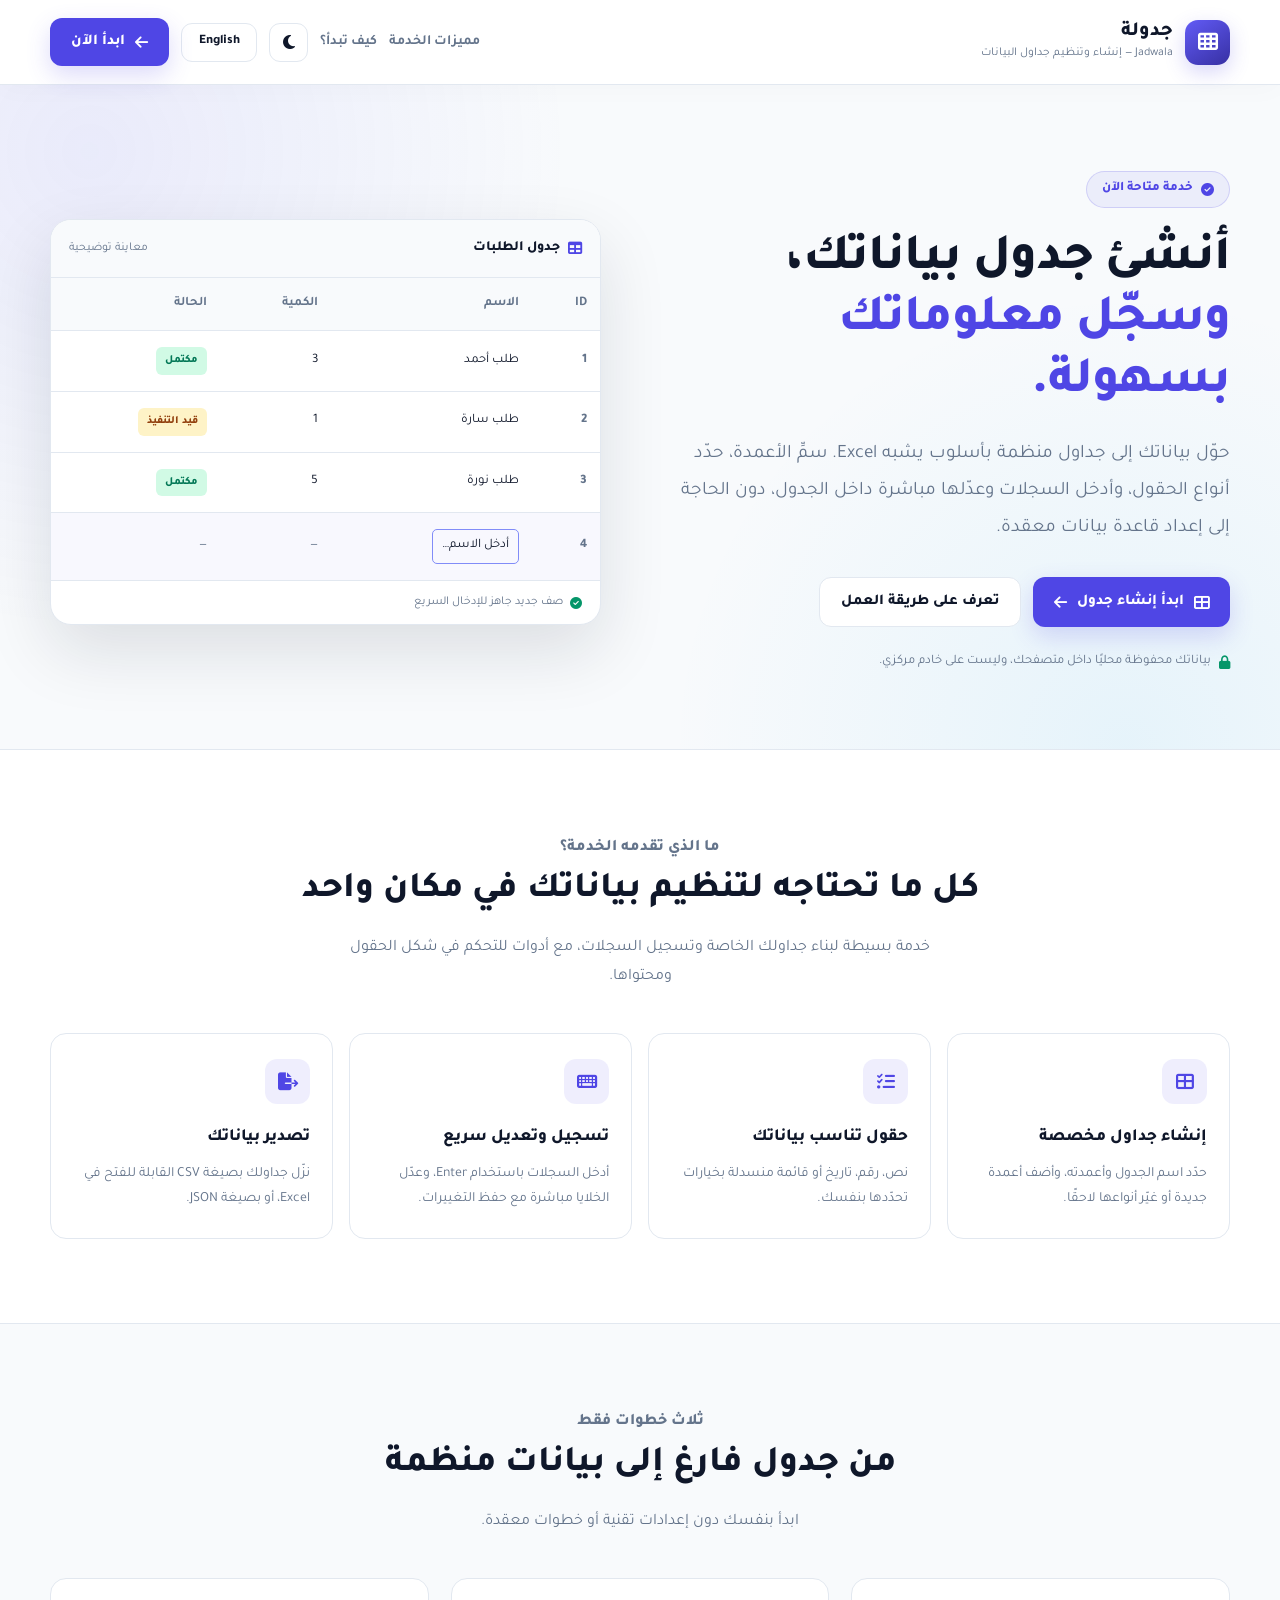
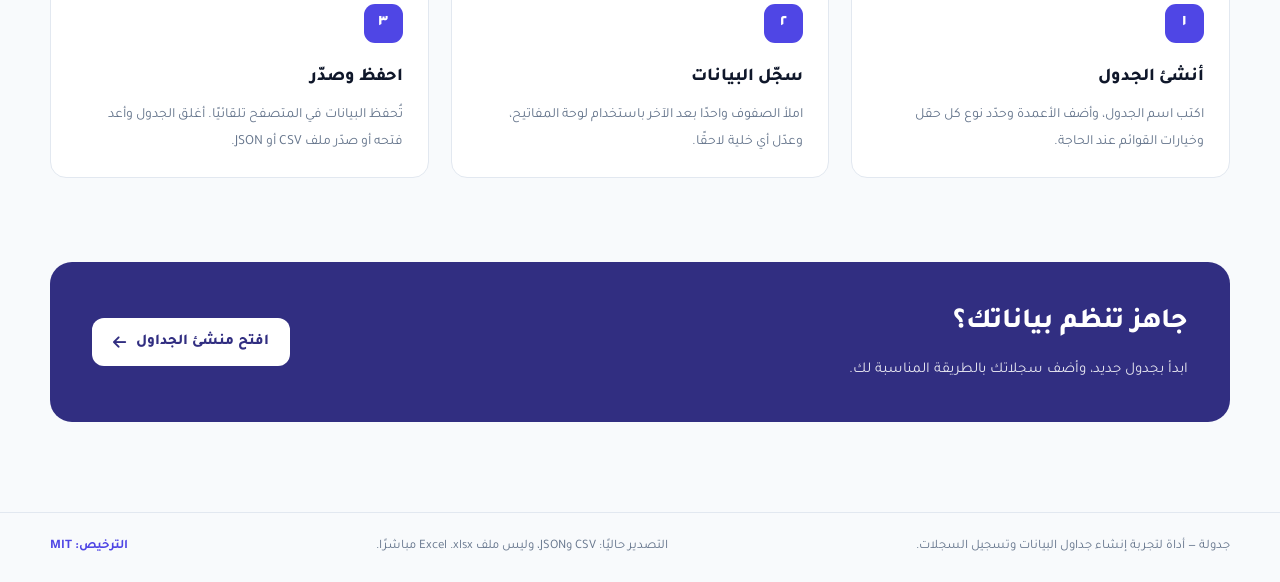
<file: index.html>
<!DOCTYPE html>
<html lang="ar" dir="rtl">
<head>
  <meta charset="UTF-8">
  <meta name="viewport" content="width=device-width, initial-scale=1.0">
  <meta name="description" data-i18n="homeDescription" content="أنشئ جداول بيانات شبيهة بإكسل، حدد الأعمدة وأنواع الحقول، وسجّل البيانات وعدّلها بسهولة في متصفحك.">
  <meta name="theme-color" content="#4f46e5">
  <title data-i18n="homeTitle">جدولة | إنشاء جداول البيانات وتسجيل السجلات</title>
  <link rel="preconnect" href="https://fonts.googleapis.com">
  <link rel="preconnect" href="https://fonts.gstatic.com" crossorigin>
  <link href="https://fonts.googleapis.com/css2?family=Tajawal:wght@400;500;600;700;800&display=swap" rel="stylesheet">
  <link rel="stylesheet" href="https://cdnjs.cloudflare.com/ajax/libs/font-awesome/6.5.1/css/all.min.css">
  <link rel="stylesheet" href="style.css">
  <link rel="stylesheet" href="home.css">
</head>
<body class="landing-page light-mode">
  <header class="lp-header">
    <div class="lp-wrap lp-header-inner">
      <a class="lp-brand" href="index.html" data-i18n-aria="homeAria" aria-label="جدولة - الصفحة الرئيسية">
        <span class="lp-logo"><i class="fas fa-table-cells" aria-hidden="true"></i></span>
        <span>
          <strong class="lp-brand-name" data-i18n="appName">جدولة</strong>
          <small class="lp-brand-sub" data-i18n="tagline">Jadwala — إنشاء وتنظيم جداول البيانات</small>
        </span>
      </a>
      <nav class="lp-header-actions" data-i18n-aria="mainNavigation" aria-label="التنقل الرئيسي">
        <a class="lp-link" href="#features" data-i18n="featuresNav">مميزات الخدمة</a>
        <a class="lp-link" href="#how-it-works" data-i18n="howNav">كيف تبدأ؟</a>
        <button id="homeThemeToggle" data-i18n-aria="themeDarkAria" class="lp-theme" type="button" title="تبديل المظهر" aria-label="تفعيل الوضع الليلي" aria-pressed="false">
          <i id="homeThemeIcon" class="fas fa-moon" aria-hidden="true"></i>
        </button>
        <button id="homeLangToggle" class="lp-lang" type="button" data-i18n="langToggle" data-i18n-aria="languageAria" data-i18n-title="languageAria" aria-label="تبديل اللغة" title="تبديل اللغة">English</button>
        <a class="lp-button primary" href="db.html"><i class="fas fa-arrow-left" aria-hidden="true"></i> <span data-i18n="startNow">ابدأ الآن</span></a>
      </nav>
    </div>
  </header>

  <main>
    <section class="lp-hero" aria-labelledby="hero-title">
      <div class="lp-wrap lp-hero-grid">
        <div>
          <span class="lp-eyebrow"><i class="fas fa-circle-check" aria-hidden="true"></i> <span data-i18n="available">خدمة متاحة الآن</span></span>
          <h1 id="hero-title"><span class="hero-plain" data-i18n="heroLead">أنشئ جدول بياناتك،</span> <span class="hero-highlight" data-i18n="heroAccent">وسجّل معلوماتك بسهولة.</span></h1>
          <p class="lp-lead" data-i18n="heroText">حوّل بياناتك إلى جداول منظمة بأسلوب يشبه Excel. سمِّ الأعمدة، حدّد أنواع الحقول، وأدخل السجلات وعدّلها مباشرة داخل الجدول، دون الحاجة إلى إعداد قاعدة بيانات معقدة.</p>
          <div class="lp-hero-actions">
            <a class="lp-button primary" href="db.html">
              <i class="fas fa-table-cells-large" aria-hidden="true"></i>
              <span data-i18n="createCTA">ابدأ إنشاء جدول</span>
              <i class="fas fa-arrow-left" aria-hidden="true"></i>
            </a>
            <a class="lp-button secondary" href="#how-it-works" data-i18n="learnMore">تعرف على طريقة العمل</a>
          </div>
          <p class="lp-note"><i class="fas fa-lock" aria-hidden="true"></i> <span data-i18n="localNote">بياناتك محفوظة محليًا داخل متصفحك، وليست على خادم مركزي.</span></p>
        </div>

        <div class="lp-preview" data-i18n-aria="previewAria" aria-label="مثال توضيحي لشكل جدول بيانات">
          <div class="lp-preview-header">
            <span class="lp-preview-name"><i class="fas fa-table" aria-hidden="true"></i> <span data-i18n="previewName">جدول الطلبات</span></span>
            <span class="lp-preview-meta" data-i18n="demoLabel">معاينة توضيحية</span>
          </div>
          <table class="lp-preview-table">
            <thead>
              <tr><th scope="col">ID</th><th scope="col" data-i18n="colName">الاسم</th><th scope="col" data-i18n="colQuantity">الكمية</th><th scope="col" data-i18n="colStatus">الحالة</th></tr>
            </thead>
            <tbody>
              <tr><td>1</td><td><span data-i18n="exampleOne">طلب أحمد</span></td><td>3</td><td><span class="lp-status done" data-i18n="completed">مكتمل</span></td></tr>
              <tr><td>2</td><td><span data-i18n="exampleTwo">طلب سارة</span></td><td>1</td><td><span class="lp-status wait" data-i18n="inProgress">قيد التنفيذ</span></td></tr>
              <tr><td>3</td><td><span data-i18n="exampleThree">طلب نورة</span></td><td>5</td><td><span class="lp-status done" data-i18n="completed">مكتمل</span></td></tr>
              <tr class="lp-preview-new"><td>4</td><td><span class="lp-cell-input" data-i18n="enterName">أدخل الاسم…</span></td><td>—</td><td>—</td></tr>
            </tbody>
          </table>
          <div class="lp-preview-bottom"><i class="fas fa-circle-check" aria-hidden="true"></i> <span data-i18n="readyNewRow">صف جديد جاهز للإدخال السريع</span></div>
        </div>
      </div>
    </section>

    <section class="lp-section alternate" id="features" aria-labelledby="features-title">
      <div class="lp-wrap">
        <div class="lp-section-heading">
          <p class="lp-section-kicker" data-i18n="featuresKicker">ما الذي تقدمه الخدمة؟</p>
          <h2 id="features-title" data-i18n="featuresTitle">كل ما تحتاجه لتنظيم بياناتك في مكان واحد</h2>
          <p data-i18n="featuresIntro">خدمة بسيطة لبناء جداولك الخاصة وتسجيل السجلات، مع أدوات للتحكم في شكل الحقول ومحتواها.</p>
        </div>
        <div class="lp-features">
          <article class="lp-feature">
            <div class="lp-feature-icon"><i class="fas fa-table-cells-large" aria-hidden="true"></i></div>
            <h3 data-i18n="featureOne">إنشاء جداول مخصصة</h3>
            <p data-i18n="featureOneDesc">حدّد اسم الجدول وأعمدته، وأضف أعمدة جديدة أو غيّر أنواعها لاحقًا.</p>
          </article>
          <article class="lp-feature">
            <div class="lp-feature-icon"><i class="fas fa-list-check" aria-hidden="true"></i></div>
            <h3 data-i18n="featureTwo">حقول تناسب بياناتك</h3>
            <p data-i18n="featureTwoDesc">نص، رقم، تاريخ أو قائمة منسدلة بخيارات تحدّدها بنفسك.</p>
          </article>
          <article class="lp-feature">
            <div class="lp-feature-icon"><i class="fas fa-keyboard" aria-hidden="true"></i></div>
            <h3 data-i18n="featureThree">تسجيل وتعديل سريع</h3>
            <p data-i18n="featureThreeDesc">أدخل السجلات باستخدام Enter، وعدّل الخلايا مباشرة مع حفظ التغييرات.</p>
          </article>
          <article class="lp-feature">
            <div class="lp-feature-icon"><i class="fas fa-file-export" aria-hidden="true"></i></div>
            <h3 data-i18n="featureFour">تصدير بياناتك</h3>
            <p data-i18n="featureFourDesc">نزّل جداولك بصيغة CSV القابلة للفتح في Excel، أو بصيغة JSON.</p>
          </article>
        </div>
      </div>
    </section>

    <section class="lp-section" id="how-it-works" aria-labelledby="steps-title">
      <div class="lp-wrap">
        <div class="lp-section-heading">
          <p class="lp-section-kicker" data-i18n="stepsKicker">ثلاث خطوات فقط</p>
          <h2 id="steps-title" data-i18n="stepsTitle">من جدول فارغ إلى بيانات منظمة</h2>
          <p data-i18n="stepsIntro">ابدأ بنفسك دون إعدادات تقنية أو خطوات معقدة.</p>
        </div>
        <div class="lp-steps">
          <article class="lp-step">
            <span class="lp-step-no" data-i18n="stepDigitOne">١</span>
            <h3 data-i18n="stepOne">أنشئ الجدول</h3>
            <p data-i18n="stepOneDesc">اكتب اسم الجدول، وأضف الأعمدة وحدّد نوع كل حقل وخيارات القوائم عند الحاجة.</p>
          </article>
          <article class="lp-step">
            <span class="lp-step-no" data-i18n="stepDigitTwo">٢</span>
            <h3 data-i18n="stepTwo">سجّل البيانات</h3>
            <p data-i18n="stepTwoDesc">املأ الصفوف واحدًا بعد الآخر باستخدام لوحة المفاتيح، وعدّل أي خلية لاحقًا.</p>
          </article>
          <article class="lp-step">
            <span class="lp-step-no" data-i18n="stepDigitThree">٣</span>
            <h3 data-i18n="stepThree">احفظ وصدّر</h3>
            <p data-i18n="stepThreeDesc">تُحفظ البيانات في المتصفح تلقائيًا. أغلق الجدول وأعد فتحه أو صدّر ملف CSV أو JSON.</p>
          </article>
        </div>
      </div>
    </section>

    <section class="lp-cta">
      <div class="lp-wrap">
        <div class="lp-cta-panel">
          <div>
            <h2 data-i18n="ctaTitle">جاهز تنظم بياناتك؟</h2>
            <p data-i18n="ctaDesc">ابدأ بجدول جديد، وأضف سجلاتك بالطريقة المناسبة لك.</p>
          </div>
          <a class="lp-button" href="db.html">
            <span data-i18n="openBuilder">افتح منشئ الجداول</span> <i class="fas fa-arrow-left" aria-hidden="true"></i>
          </a>
        </div>
      </div>
    </section>
  </main>

  <footer class="lp-footer">
    <div class="lp-wrap lp-footer-inner">
      <span data-i18n="footerOne">جدولة — أداة لتجربة إنشاء جداول البيانات وتسجيل السجلات.</span>
      <span data-i18n="footerTwo">التصدير حاليًا: CSV وJSON، وليس ملف Excel ‏.xlsx مباشرًا.</span>
      <a href="https://github.com/abinadwan/report-one/blob/main/LICENSE" rel="license" data-i18n="webLicense">الترخيص: MIT</a>
    </div>
  </footer>
  <script src="i18n.js"></script>
  <script>
    (() => {
      const key = "retailpulse-theme";
      const i18n = window.JadwalaI18n;
      document.getElementById("homeLangToggle").addEventListener("click", () => {
        i18n.setLang(i18n.getLang() === "ar" ? "en" : "ar");
      });
      const button = document.getElementById("homeThemeToggle");
      const icon = document.getElementById("homeThemeIcon");
      const apply = (dark) => {
        document.body.classList.toggle("dark-mode", dark);
        document.body.classList.toggle("light-mode", !dark);
        icon.className = dark ? "fas fa-sun" : "fas fa-moon";
        button.setAttribute("aria-pressed", String(dark));
        button.setAttribute("aria-label", i18n.t(dark ? "themeLightAria" : "themeDarkAria"));
      };
      try { apply(localStorage.getItem(key) === "dark"); }
      catch (_) { apply(false); }
      window.addEventListener("jadwala:languagechange", () => {
        apply(document.body.classList.contains("dark-mode"));
      });
      button.addEventListener("click", () => {
        const dark = !document.body.classList.contains("dark-mode");
        apply(dark);
        try { localStorage.setItem(key, dark ? "dark" : "light"); }
        catch (_) { /* Theme is still applied for this session. */ }
      });
    })();
  </script>
</body>
</html>
</file>
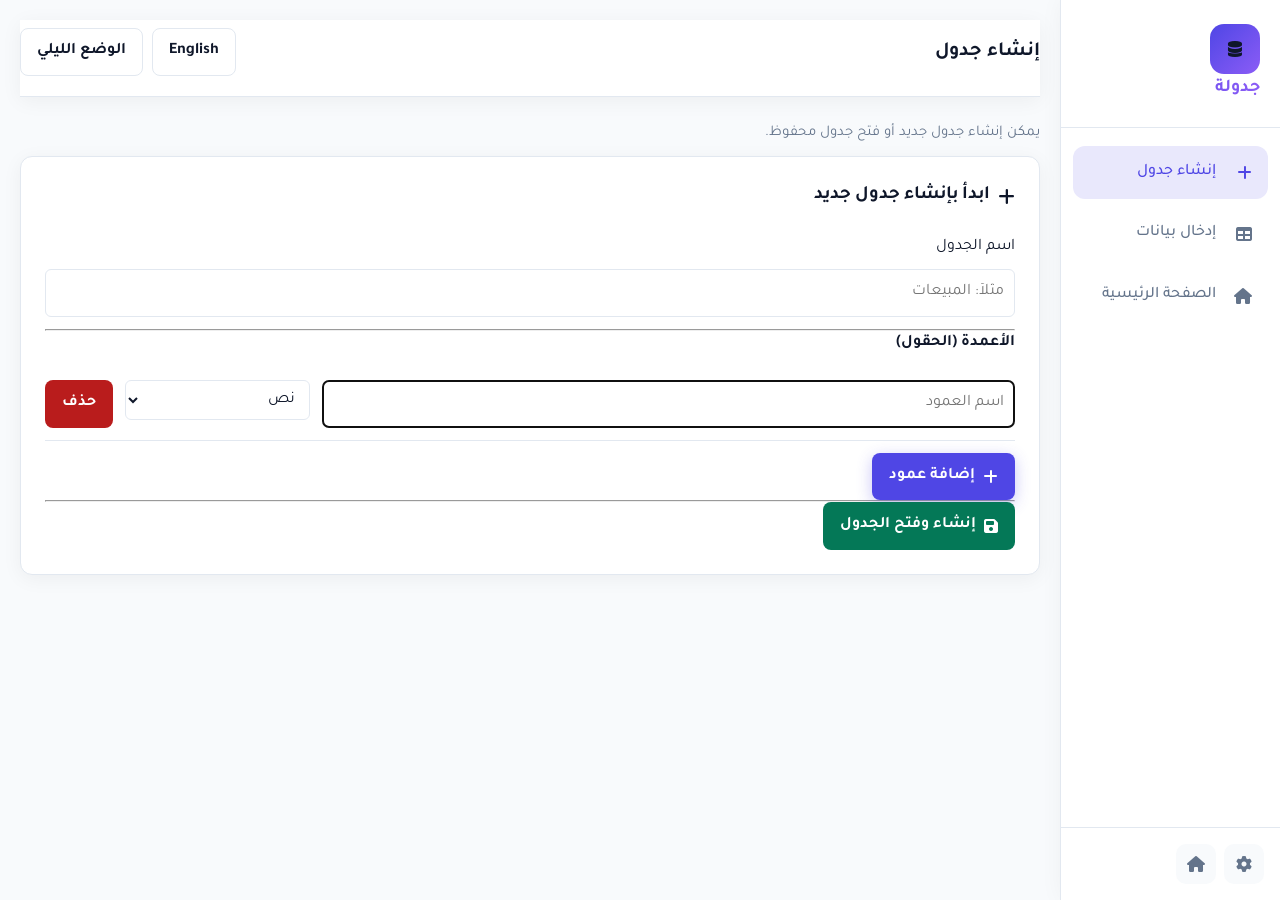
<file: db.html>
<!DOCTYPE html>
<html lang="ar" dir="rtl">
<head>
  <meta charset="UTF-8">
  <meta name="viewport" content="width=device-width, initial-scale=1.0">
  <title data-i18n="dbTitle">جدولة | منشئ جداول البيانات</title>

  <!-- Google Fonts -->
  <link rel="preconnect" href="https://fonts.googleapis.com">
  <link rel="preconnect" href="https://fonts.gstatic.com" crossorigin>
  <link href="https://fonts.googleapis.com/css2?family=Tajawal:wght@300;500;700&display=swap" rel="stylesheet">

  <!-- FontAwesome -->
  <link rel="stylesheet" href="https://cdnjs.cloudflare.com/ajax/libs/font-awesome/6.5.1/css/all.min.css">

  <!-- CSS -->
  <link rel="stylesheet" href="style.css">
  <link rel="stylesheet" href="db.css">
</head>
<body class="light-mode">

  <!-- Sidebar -->
  <aside class="sidebar">
    <div class="sidebar-header">
      <div class="brand-logo"><i class="fas fa-database"></i></div>
      <h1 class="brand-title" data-i18n="appName">جدولة</h1>
    </div>

    <nav class="sidebar-nav">
      <ul class="nav-list">
        <li class="nav-item active"><a href="#create-table" class="nav-link" data-target="create-table"><i class="fas fa-plus"></i> <span data-i18n="newTableNav">إنشاء جدول</span></a></li>
        <li class="nav-item"><a href="#manage-data" class="nav-link" data-target="manage-data"><i class="fas fa-table"></i> <span data-i18n="dataEntryNav">إدخال بيانات</span></a></li>
        <li class="nav-item"><a href="index.html" class="nav-link"><i class="fas fa-home"></i> <span data-i18n="home">الصفحة الرئيسية</span></a></li>
      </ul>
    </nav>

    <div class="sidebar-footer">
      <div class="quick-links">
        <a href="#" class="quick-link" title="الإعدادات"><i class="fas fa-cog"></i></a>
        <a href="index.html" class="quick-link" data-i18n-title="returnHome" title="العودة إلى الصفحة الرئيسية"><i class="fas fa-home"></i></a>
      </div>
    </div>
  </aside>

  <!-- Main Content -->
  <main class="main-content">

    <header class="top-header">
      <div class="header-left"><h2 class="page-title" id="pageTitle" data-i18n="newTableNav">إنشاء جدول</h2></div>
      <div class="db-header-actions">
        <button type="button" id="dbLangToggle" class="btn btn-secondary" data-i18n-aria="languageAria" data-i18n-title="languageAria" aria-label="تبديل اللغة" data-i18n="langToggle">English</button>
        <button type="button" id="dbThemeToggle" class="btn btn-secondary" aria-pressed="false" data-i18n="darkMode">الوضع الليلي</button>
      </div>
    </header>

    <div class="content-container">

      <!-- 1. إنشاء جدول -->
      <section id="create-table" class="active-section">
        <p id="activeNotice" class="helper-text" role="status"></p>
        <div class="card">
          <div class="card-header"><h3><i class="fas fa-plus"></i> <span data-i18n="createHeading">ابدأ بإنشاء جدول جديد</span></h3></div>
          <div class="card-body">

            <div class="form-group">
              <label for="newTableName" data-i18n="tableNameLabel">اسم الجدول</label>
              <input type="text" id="newTableName" data-i18n-placeholder="tableNamePlaceholder" placeholder="مثلاً: المبيعات" required>
            </div>

            <hr>

            <h4 data-i18n="columnsTitle">الأعمدة (الحقول)</h4>
            <div id="columnsContainer"></div>
            <button class="btn btn-primary add-column" id="addColumnBtn"><i class="fas fa-plus"></i> <span data-i18n="addColumn">إضافة عمود</span></button>

            <hr>

            <button class="btn btn-success" id="saveTableBtn"><i class="fas fa-save"></i> <span data-i18n="createAndOpen">إنشاء وفتح الجدول</span></button>
          </div>
        </div>
      </section>

      <!-- 2. Interactive table editor -->
      <section id="manage-data" class="hidden-section data-editor-section">
        <div class="card data-editor-card">
          <div class="card-header"><h3><i class="fas fa-table"></i> <span data-i18n="tableEditor">محرر الجداول</span></h3></div>
          <div class="card-body">
            <div class="table-toolbar">
              <div class="form-group">
                <label for="selectTable" data-i18n="savedTables">الجداول المحفوظة</label>
                <select id="selectTable" data-i18n-aria="savedTables" aria-label="الجداول المحفوظة"></select>
              </div>
              <button type="button" class="btn btn-primary" id="openTableBtn" data-i18n="openTable">فتح الجدول</button>
              <button type="button" class="btn btn-primary" id="schemaShortcutBtn"><i class="fas fa-plus"></i> <span data-i18n="addColumn">إضافة عمود</span></button>
              <button type="button" class="btn btn-secondary" id="closeTableBtn" data-i18n="closeTable">إغلاق الجدول</button>
              <button type="button" class="btn btn-secondary" id="exportCsvBtn" data-i18n="exportCSV">تصدير CSV</button>
              <button type="button" class="btn btn-secondary" id="exportJsonBtn" data-i18n="exportJSON">تصدير JSON</button>
            </div>
            <div id="editorStatus" class="helper-text" role="status" aria-live="polite"></div>
            <p class="helper-text" data-i18n="editorHelp">اضغط Enter للانتقال بين الحقول وحفظ الصف. لتعديل عمود أو حذفه اضغط رمز القلم بجانب اسمه، ولمسح قيم صف أو حذفه استخدم أزرار الإجراءات بجانبه.</p>
            <div class="column-inline-editor" id="columnEditorPanel" hidden data-i18n-aria="columnPanelAria" aria-label="إضافة أو تعديل عمود">
              <div class="column-editor-head">
                <div><h4 id="columnEditorTitle" data-i18n="addColumnHeading">إضافة عمود</h4>
                  <p class="helper-text" id="columnEditorDescription" data-i18n="columnPanelHelp">حدد اسم العمود ونوع الحقل. يمكنك إعادة تسمية العمود الموجود أو حذفه.</p>
                </div>
                <button class="btn btn-secondary" id="cancelColumnPanelBtn" type="button"><i class="fas fa-times"></i> <span data-i18n="closePanel">إغلاق</span></button>
              </div>
              <div class="column-editor-fields">
                <label class="form-group">
                  <span data-i18n="columnNameLabel">اسم العمود</span>
                  <input type="text" id="existingColumnName" maxlength="100" data-i18n-placeholder="columnNamePlaceholder" placeholder="مثال: حالة الطلب">
                </label>
                <label class="form-group">
                  <span data-i18n="fieldType">نوع الحقل</span>
                  <select id="existingColumnType">
                    <option value="text" data-i18n="typeText">نص</option>
                    <option value="number" data-i18n="typeNumber">رقم</option>
                    <option value="date" data-i18n="typeDate">تاريخ</option>
                    <option value="select" data-i18n="typeSelect">قائمة منسدلة</option>
                  </select>
                </label>
              </div>
              <label class="form-group options-group" id="existingColumnOptionsGroup" hidden>
                <span data-i18n="optionsLabel">خيارات القائمة — خيار في كل سطر</span>
                <textarea id="existingColumnOptions" rows="3" data-i18n-placeholder="optionsPlaceholder" placeholder="جديد&#10;قيد التنفيذ&#10;مكتمل"></textarea>
              </label>
              <div class="column-editor-actions">
                <button type="button" id="saveColumnBtn" class="btn btn-success"><i class="fas fa-save"></i> <span data-i18n="saveColumn">حفظ العمود</span></button>
                <button type="button" id="deleteColumnBtn" class="btn btn-danger" hidden><i class="fas fa-trash-alt" aria-hidden="true"></i> <span data-i18n="deleteColumn">حذف العمود</span></button>
                <span id="columnEditorStatus" class="helper-text" role="status" aria-live="polite"></span>
              </div>
            </div>
            <div id="dataTableContainer" class="table-responsive" tabindex="0" data-i18n-aria="gridAria" aria-label="جدول إدخال البيانات؛ يمكن التمرير أفقيًا عند زيادة الأعمدة"></div>
          </div>
        </div>

      </section>


    </div>
  </main>

  <!-- Toast -->
  <div class="toast-container" id="toastContainer"></div>

  <!-- JS -->
  <script src="i18n.js"></script>
  <script src="db.js"></script>
  <script src="builder.js"></script>
</body>
</html>
</file>
<file: style.css>
/* =========================================
   RETAILPULSE - GLOBAL STYLES
   Modern, Responsive, RTL-Optimized Design
   ========================================= */

/* CSS Variables for Dark/Light Theme */
:root {
    /* Light Theme Colors */
    --primary-color: #4F46E5;       /* Professional Blue */
    --success-color: #10B981;       /* Growth Green */
    --warning-color: #F59E0B;       /* Highlight Orange */
    --error-color: #EF4444;
    
    --bg-body-light: #F8FAFC;
    --header-bg-light: #FFFFFF;
    --sidebar-bg-light: #FFFFFF;
    --card-bg-light: #FFFFFF;
    --text-primary-light: #0F172A;
    --text-secondary-light: #64748B;
    --border-light: #E2E8F0;
    
    /* Dark Theme Colors */
    --bg-body-dark: #0F172A;
    --header-bg-dark: #1E293B;
    --sidebar-bg-dark: #1E293B;
    --card-bg-dark: #1E293B;
    --text-primary-dark: #F8FAFC;
    --text-secondary-dark: #94A3B8;
    --border-dark: #334155;
    
    /* Transitions */
    --transition-fast: 0.2s ease-in-out;
    --transition-normal: 0.3s ease-in-out;
}

/* Apply Dark Theme Classes */
body.dark-mode {
    --bg-body-light: var(--bg-body-dark);
    --header-bg-light: var(--header-bg-dark);
    --sidebar-bg-light: var(--sidebar-bg-dark);
    --card-bg-light: var(--card-bg-dark);
    --text-primary-light: var(--text-primary-dark);
    --text-secondary-light: var(--text-secondary-dark);
    --border-light: var(--border-dark);
}

/* =========================================
   GENERAL TYPOGRAPHY & RESET
   ========================================= */
* {
    margin: 0;
    padding: 0;
    box-sizing: border-box;
}

html {
    font-size: 16px;
}

body {
    font-family: 'Tajawal', -apple-system, BlinkMacSystemFont, 'Segoe UI', Tahoma, Geneva, Verdana, sans-serif;
    background-color: var(--bg-body-light);
    color: var(--text-primary-light);
    line-height: 1.6;
    transition: background-color var(--transition-fast), color var(--transition-normal);
    overflow-x: hidden;
    -webkit-font-smoothing: antialiased;
}

html[dir="rtl"] {
    direction: rtl;
    text-align: right;
}

/* =========================================
   LAYOUT STRUCTURE
   ========================================= */
body {
    display: grid;
    grid-template-columns: 280px 1fr;
    grid-template-rows: 80px 1fr;
    grid-template-areas: 
        "sidebar header"
        "sidebar content";
}

/* =========================================
   SIDEBAR NAVIGATION (RIGHT SIDE - RTL)
   ========================================= */
.sidebar {
    grid-area: sidebar;
    background-color: var(--sidebar-bg-light);
    border-left: 1px solid var(--border-light);
    display: flex;
    flex-direction: column;
    height: 100vh;
    position: sticky;
    top: 0;
    z-index: 100;
    box-shadow: 4px 0 25px rgba(0, 0, 0, 0.06);
    transition: all var(--transition-normal);
}

.sidebar-header {
    padding: 24px 20px;
    border-bottom: 1px solid var(--border-light);
}

.brand-logo {
    width: 50px;
    height: 50px;
    background: linear-gradient(135deg, var(--primary-color), #8B5CF6);
    border-radius: 14px;
    display: flex;
    align-items: center;
    justify-content: center;
    margin-left: auto; /* Move icon to left side of header (right in RTL) */
}

.brand-logo .brand-icon {
    color: white;
    font-size: 24px;
}

.brand-title {
    font-size: 18px;
    font-weight: 700;
    margin-left: 16px; /* Space after icon in RTL */
    background: linear-gradient(90deg, var(--primary-color), #8B5CF6);
    -webkit-background-clip: text;
    -webkit-text-fill-color: transparent;
    background-clip: text;
}

/* Navigation Menu */
.sidebar-nav {
    flex: 1;
    padding: 16px 12px;
}

.nav-list {
    list-style: none;
    display: flex;
    flex-direction: column;
    gap: 4px;
}

.nav-item {
    margin: 2px 0;
}

.nav-link {
    display: flex;
    align-items: center;
    padding: 14px 16px;
    color: var(--text-secondary-light);
    text-decoration: none;
    border-radius: 12px;
    transition: all var(--transition-fast);
    font-weight: 500;
    justify-content: flex-start; /* Align icon on right */
}

.nav-link:hover {
    background-color: rgba(79, 70, 229, 0.08);
    color: var(--primary-color);
}

.nav-item.active .nav-link {
    background-color: rgba(79, 70, 229, 0.12);
    color: var(--primary-color);
}

.nav-link i {
    width: 24px;
    font-size: 16px;
    margin-left: 12px; /* Space between icon and text */
}

/* Sidebar Footer with Quick Links */
.sidebar-footer {
    padding: 16px;
    border-top: 1px solid var(--border-light);
}

.quick-links {
    display: flex;
    gap: 8px;
    justify-content: flex-start;
}

.quick-link {
    width: 40px;
    height: 40px;
    border-radius: 10px;
    background-color: var(--bg-body-light);
    color: var(--text-secondary-light);
    text-decoration: none;
    display: flex;
    align-items: center;
    justify-content: center;
    transition: all var(--transition-fast);
}

.quick-link:hover {
    background-color: rgba(79, 70, 229, 0.1);
    color: var(--primary-color);
    transform: translateY(-3px);
}

/* =========================================
   TOP HEADER
   ========================================= */
.top-header {
    grid-area: header;
    background-color: var(--header-bg-light);
    padding: 0 24px;
    display: flex;
    align-items: center;
    justify-content: space-between;
    border-bottom: 1px solid var(--border-light);
    position: sticky;
    top: 0;
    z-index: 99;
    box-shadow: 0 4px 20px rgba(0, 0, 0, 0.05);
}

.header-left {
    display: flex;
    align-items: center;
    gap: 16px;
}

.back-button {
    width: 40px;
    height: 40px;
    border-radius: 12px;
    background-color: var(--bg-body-light);
    color: var(--text-secondary-light);
    border: none;
    display: flex;
    align-items: center;
    justify-content: center;
    cursor: pointer;
    transition: all var(--transition-fast);
}

.back-button:hover {
    background-color: rgba(79, 70, 229, 0.1);
    color: var(--primary-color);
    transform: translateX(-4px); /* Move left in RTL */
}

.page-title {
    font-size: 20px;
    font-weight: 700;
    color: var(--text-primary-light);
}

.header-actions {
    display: flex;
    align-items: center;
    gap: 12px;
}

/* Theme Toggle Button */
.theme-toggle {
    width: 44px;
    height: 44px;
    border-radius: 14px;
    background-color: var(--bg-body-light);
    color: var(--text-secondary-light);
    border: none;
    cursor: pointer;
    display: flex;
    align-items: center;
    justify-content: center;
    transition: all var(--transition-fast);
}

.theme-toggle:hover {
    background-color: rgba(79, 70, 229, 0.1);
    color: var(--primary-color);
    transform: scale(1.05);
}

/* Upload Data Button */
.btn {
    display: inline-flex;
    align-items: center;
    gap: 8px;
    padding: 10px 20px;
    border-radius: 12px;
    font-weight: 600;
    font-family: inherit;
    cursor: pointer;
    border: none;
    transition: all var(--transition-fast);
    text-decoration: none;
}

.btn-primary {
    background-color: var(--primary-color);
    color: white;
    box-shadow: 0 4px 15px rgba(79, 70, 229, 0.3);
}

.btn-primary:hover {
    background-color: #4338CA;
    transform: translateY(-2px);
    box-shadow: 0 6px 20px rgba(79, 70, 229, 0.4);
}

.btn-secondary {
    background-color: var(--bg-body-light);
    color: var(--text-primary-light);
    border: 1px solid var(--border-light);
}

.btn-secondary:hover {
    background-color: rgba(79, 70, 229, 0.08);
}

/* User Profile Dropdown */
.user-profile {
    display: flex;
    align-items: center;
    gap: 12px;
    padding: 8px 14px;
    border-radius: 50px;
    cursor: pointer;
    transition: background-color var(--transition-fast);
}

.user-profile:hover {
    background-color: var(--bg-body-light);
}

.user-avatar {
    width: 36px;
    height: 36px;
    border-radius: 50%;
    border: 2px solid white;
    transition: transform var(--transition-fast);
}

.user-profile:hover .user-avatar {
    transform: scale(1.1);
}

.user-name {
    font-size: 14px;
    font-weight: 600;
}

/* =========================================
   MAIN CONTENT AREA (CENTER)
   ========================================= */
.main-content {
    grid-area: content;
    padding: 24px;
    overflow-y: auto;
}

.content-container {
    max-width: 1400px;
    margin: 0 auto;
}

/* Dashboard Section */
.dashboard-section {
    animation: fadeIn 0.5s ease-out;
}

@keyframes fadeIn {
    from {
        opacity: 0;
        transform: translateY(20px);
    }
    to {
        opacity: 1;
        transform: translateY(0);
    }
}

/* =========================================
   KPI CARDS GRID (4 CARDS)
   ========================================= */
.kpi-grid {
    display: grid;
    grid-template-columns: repeat(4, 1fr);
    gap: 24px;
    margin-bottom: 32px;
}

@supports (grid-template-columns: max-content) {
    @media (min-width: 1200px) and (max-width: 1400px) {
        .kpi-grid {
            grid-template-columns: repeat(3, 1fr);
        }
    }
    
    @media (min-width: 992px) and (max-width: 1199px) {
        .kpi-grid {
            grid-template-columns: repeat(2, 1fr);
        }
    }
}

/* KPI Card */
.kpi-card {
    background-color: var(--card-bg-light);
    border-radius: 18px;
    padding: 24px;
    box-shadow: 0 4px 20px rgba(0, 0, 0, 0.05);
    border: 1px solid var(--border-light);
    display: flex;
    align-items: flex-start;
    gap: 16px;
    transition: all var(--transition-normal);
}

.kpi-card:hover {
    transform: translateY(-4px);
    box-shadow: 0 8px 30px rgba(79, 70, 229, 0.15);
    border-color: rgba(79, 70, 229, 0.2);
}

.kpi-icon {
    width: 54px;
    height: 54px;
    border-radius: 14px;
    display: flex;
    align-items: center;
    justify-content: center;
    flex-shrink: 0;
}

.trends-up .kpi-icon {
    background: linear-gradient(135deg, #10B981, #059669);
}

.trends-neutral .kpi-icon {
    background: linear-gradient(135deg, #F59E0B, #D97706);
}

.kpi-icon i {
    color: white;
    font-size: 24px;
}

.kpi-content {
    flex: 1;
}

.kpi-title {
    font-size: 14px;
    font-weight: 600;
    color: var(--text-secondary-light);
    margin-bottom: 8px;
}

.kpi-value {
    font-size: 28px;
    font-weight: 700;
    color: var(--text-primary-light);
    margin-bottom: 12px;
}

.kpi-text-small {
    font-size: 16px !important;
}

/* KPI Trend Badge & Period */
.kpi-trend {
    display: flex;
    align-items: center;
    gap: 8px;
    font-size: 13px;
}

.trend-badge {
    padding: 4px 10px;
    border-radius: 8px;
    font-weight: 600;
    font-size: 12px;
}

.trend-badge.positive {
    background-color: rgba(16, 185, 129, 0.1);
    color: #10B981;
}

.trend-badge.negative {
    background-color: rgba(239, 68, 68, 0.1);
    color: #EF4444;
}

.trend-period {
    color: var(--text-secondary-light);
}

.kpi-sales-info {
    display: flex;
    align-items: center;
    gap: 8px;
    font-size: 13px;
    color: var(--text-secondary-light);
    margin-top: 6px;
}

.sales-icon {
    color: #F59E0B;
}

/* =========================================
   CHARTS SECTION & SMART INSIGHTS
   ========================================= */
.charts-section {
    display: grid;
    grid-template-columns: 2fr 1fr;
    gap: 24px;
    margin-bottom: 32px;
}

@supports (grid-template-columns: max-content) {
    @media (min-width: 992px) and (max-width: 1400px) {
        .charts-section {
            grid-template-columns: repeat(3, 1fr);
        }
    }
    
    .charts-section {
        grid-template-columns: 1fr;
    }
}

/* Card Component */
.card {
    background-color: var(--card-bg-light);
    border-radius: 18px;
    padding: 24px;
    box-shadow: 0 4px 20px rgba(0, 0, 0, 0.05);
    border: 1px solid var(--border-light);
    transition: all var(--transition-normal);
}

.card:hover {
    transform: translateY(-3px);
    box-shadow: 0 8px 25px rgba(79, 70, 229, 0.1);
}

/* Card Header */
.card-header {
    display: flex;
    align-items: center;
    justify-content: space-between;
    margin-bottom: 24px;
}

.card-title {
    font-size: 18px;
    font-weight: 700;
    color: var(--text-primary-light);
    display: flex;
    align-items: center;
    gap: 8px;
}

.chart-controls {
    display: flex;
    gap: 6px;
    background-color: var(--bg-body-light);
    padding: 4px;
    border-radius: 10px;
}

.filter-btn {
    padding: 6px 14px;
    border-radius: 8px;
    font-size: 13px;
    font-weight: 500;
    background-color: transparent;
    color: var(--text-secondary-light);
    border: none;
    cursor: pointer;
    transition: all var(--transition-fast);
}

.filter-btn:hover {
    color: var(--primary-color);
}

.filter-btn.active {
    background-color: var(--primary-color);
    color: white;
}

.card-body {
    position: relative;
    height: 300px; /* Adjust chart height */
}

/* Smart Insights Card */
.smart-insights-card {
    overflow-y: auto;
    max-height: 400px;
}

.insights-header {
    display: flex;
    align-items: center;
    justify-content: space-between;
    margin-bottom: 20px;
}

.glow-icon {
    color: #F59E0B;
    filter: drop-shadow(0 0 10px rgba(245, 158, 11, 0.3));
}

/* Insight Cards */
.insight-card {
    background-color: var(--card-bg-light);
    border-radius: 14px;
    padding: 20px;
    margin-bottom: 16px;
    border: 1px solid var(--border-light);
    display: flex;
    align-items: flex-start;
    gap: 16px;
    transition: all var(--transition-fast);
}

.insight-card:hover {
    border-color: rgba(79, 70, 229, 0.3);
    transform: translateX(-4px); /* Move right in RTL */
}

.insight-icon {
    display: flex;
    align-items: center;
    gap: 8px;
}

.priority-dot {
    width: 10px;
    height: 10px;
    border-radius: 50%;
    position: absolute;
    top: 24px;
    right: 16px; /* RTL positioning */
}

.priority-high .priority-dot {
    background-color: #EF4444;
    box-shadow: 0 0 8px rgba(239, 68, 68, 0.5);
}

.priority-medium .priority-dot {
    background-color: #F59E0B;
    box-shadow: 0 0 8px rgba(245, 158, 11, 0.5);
}

.insight-icon i {
    color: var(--primary-color);
    font-size: 20px;
}

.insight-body {
    flex: 1;
}

.insight-title {
    font-size: 15px;
    font-weight: 600;
    color: var(--text-primary-light);
    margin-bottom: 6px;
}

.insight-description {
    font-size: 14px;
    color: var(--text-secondary-light);
    line-height: 1.5;
}

.insight-actions {
    display: flex;
    gap: 8px;
    margin-top: 8px;
}

.insight-action {
    padding: 6px 14px;
    border-radius: 8px;
    font-size: 13px;
    font-weight: 500;
    text-decoration: none;
    cursor: pointer;
    transition: all var(--transition-fast);
}

.insight-action.btn-secondary {
    background-color: var(--bg-body-light);
    color: var(--text-primary-light);
    border: 1px solid var(--border-light);
}

.insight-action.btn-secondary:hover {
    background-color: rgba(79, 70, 229, 0.1);
}

.insight-action.btn-primary {
    background-color: var(--primary-color);
    color: white;
}

.insight-action.btn-primary:hover {
    background-color: #4338CA;
}

/* =========================================
   UPLOAD MODAL (FILE SELECTOR DIALOG)
   ========================================= */
.modal-overlay {
    position: fixed;
    top: 0;
    left: 0; /* Adjust for RTL */
    width: 100%;
    height: 100%;
    background-color: rgba(0, 0, 0, 0.5);
    display: none;
    align-items: center;
    justify-content: center;
    z-index: 1000;
    backdrop-filter: blur(4px);
    opacity: 0;
    transition: opacity var(--transition-normal);
}

.modal-overlay.active {
    display: flex;
    opacity: 1;
}

.modal-content {
    background-color: var(--card-bg-light);
    border-radius: 20px;
    padding: 32px;
    max-width: 500px;
    width: 90%;
    box-shadow: 0 20px 60px rgba(0, 0, 0, 0.3);
    transform: scale(0.9);
    transition: transform var(--transition-normal);
}

.modal-overlay.active .modal-content {
    transform: scale(1);
}

.modal-header {
    display: flex;
    align-items: center;
    justify-content: space-between;
    margin-bottom: 24px;
}

.modal-title {
    font-size: 20px;
    font-weight: 700;
    color: var(--text-primary-light);
}

/* Close Modal Button */
.close-modal {
    width: 36px;
    height: 36px;
    border-radius: 10px;
    background-color: var(--bg-body-light);
    color: var(--text-secondary-light);
    border: none;
    cursor: pointer;
    display: flex;
    align-items: center;
    justify-content: center;
    transition: all var(--transition-fast);
}

.close-modal:hover {
    background-color: rgba(79, 70, 229, 0.1);
    color: var(--primary-color);
}

/* Upload Progress Bar */
.upload-progress {
    display: none;
    margin-top: 16px;
}

.upload-progress.active {
    display: block;
}

.progress-bar {
    width: 100%;
    height: 8px;
    background-color: var(--bg-body-light);
    border-radius: 4px;
    overflow: hidden;
    margin-bottom: 8px;
}

.progress-fill {
    height: 100%;
    background: linear-gradient(90deg, var(--primary-color), #8B5CF6);
    width: 0%;
    transition: width 0.3s ease-in-out;
}

/* =========================================
   DRAG AND DROP AREA
   ========================================= */
.drag-drop-area {
    border: 2px dashed var(--border-light);
    border-radius: 14px;
    padding: 32px 24px;
    text-align: center;
    cursor: pointer;
    transition: all var(--transition-fast);
    margin-bottom: 16px;
}

.drag-drop-area:hover {
    border-color: var(--primary-color);
    background-color: rgba(79, 70, 229, 0.04);
}

.upload-icon {
    color: var(--primary-color);
    margin-bottom: 16px;
    transition: transform var(--transition-fast);
}

.drag-drop-area:hover .upload-icon {
    transform: scale(1.1);
}

/* =========================================
   SUPPORTED FORMATS
   ========================================= */
.supported-formats {
    display: flex;
    align-items: center;
    justify-content: center;
    gap: 20px;
    padding: 16px;
    background-color: var(--bg-body-light);
    border-radius: 12px;
}

.supported-formats i {
    width: 28px;
    height: 24px;
    color: var(--text-secondary-light);
}

.supported-formats span {
    font-size: 13px;
    color: var(--text-secondary-light);
}

/* =========================================
   TOAST NOTIFICATION CONTAINER
   ========================================= */
.toast-container {
    position: fixed;
    bottom: 24px;
    left: 50%; /* Center in RTL */
    transform: translateX(-50%);
    z-index: 9999;
    display: flex;
    flex-direction: column;
    gap: 12px;
}

.toast {
    background-color: var(--card-bg-light);
    padding: 16px 24px;
    border-radius: 12px;
    box-shadow: 0 10px 30px rgba(0, 0, 0, 0.2);
    border-right: 4px solid var(--primary-color); /* Show on left side in RTL */
    min-width: 300px;
    max-width: 420px;
    display: flex;
    align-items: center;
    gap: 12px;
    animation: slideUp 0.3s ease-out;
}

@keyframes slideUp {
    from {
        opacity: 0;
        transform: translateY(20px);
    }
    to {
        opacity: 1;
        transform: translateY(0);
    }
}

.toast-success {
    border-right-color: #10B981;
}

.toast-error {
    border-right-color: #EF4444;
}

/* =========================================
   RESPONSIVE BREAKPOINTS
   ========================================= */

/* Mobile Devices (< 992px) */
@media (max-width: 991px) {
    body {
        grid-template-columns: 1fr;
    }
    
    .sidebar {
        position: fixed;
        top: auto;
        bottom: 0;
        left: 0;
        width: 100%;
        transform: translateX(-100%); /* Hidden on mobile */
        z-index: 200;
    }
    
    .sidebar.active {
        transform: translateX(0); /* Slide in from right */
    }
    
    .main-content {
        padding: 16px;
        margin-bottom: 70px; /* Make space for sticky header */
    }
    
    /* Mobile Menu Toggle (Add this later) */
    .mobile-menu-toggle {
        display: flex;
        background-color: var(--header-bg-light);
        border: none;
        gap: 8px;
        align-items: center;
        justify-content: center;
        padding: 12px;
        width: 100%;
    }

    .kpi-grid {
        grid-template-columns: 1fr;
    }
    
    .charts-section {
        grid-template-columns: 1fr;
    }
}

/* Tablet Devices (Min-width: 492px, Max-width: 575px) */
@media (min-width: 480px) and (max-width: 767px) {
    .kpi-grid {
        grid-template-columns: repeat(2, 1fr);
    }
}

/* Dark Mode Specific Adjustments */
body.dark-mode .toast-success {
    border-right-color: #34D399;
}
</file>
<file: home.css>
/* RetailPulse informational landing page. Shared theme variables come from style.css. */
body.landing-page {
  display: block;
  min-height: 100vh;
  background: var(--bg-body-light);
  color: var(--text-primary-light);
  font-family: 'Tajawal', sans-serif;
  overflow-x: hidden;
}
.landing-page a { text-decoration: none; }
.landing-page button, .landing-page a { -webkit-tap-highlight-color: transparent; }
.lp-wrap { width: min(1180px, calc(100% - 48px)); margin-inline: auto; }
.lp-header {
  position: relative;
  z-index: 2;
  background: var(--header-bg-light);
  border-bottom: 1px solid var(--border-light);
}
.lp-header-inner {
  min-height: 84px;
  display: flex;
  align-items: center;
  justify-content: space-between;
  flex-wrap: wrap;
  gap: 18px;
}
.lp-brand { display: inline-flex; align-items: center; gap: 12px; color: var(--text-primary-light); }
.lp-logo {
  width: 45px; height: 45px; display: grid; place-items: center;
  border-radius: 13px; color: #fff;
  background: linear-gradient(145deg, #625bf6, #3730a3);
  box-shadow: 0 7px 20px rgba(79, 70, 229, .22);
  font-size: 20px;
}
.lp-brand-name { display: block; font-size: 20px; font-weight: 800; line-height: 1.2; }
.lp-brand-sub { display: block; color: var(--text-secondary-light); font-size: 12px; }
.lp-header-actions { display: flex; gap: 12px; align-items: center; }
.lp-link { font-size: 14px; color: var(--text-secondary-light); font-weight: 700; }
.lp-link:hover { color: var(--primary-color); }
.lp-theme {
  display: grid; place-items: center; height: 39px; width: 39px;
  border: 1px solid var(--border-light);
  border-radius: 11px; color: var(--text-primary-light);
  background: var(--card-bg-light); cursor: pointer; font-size: 16px;
}
.lp-theme:hover { border-color: var(--primary-color); }
.lp-button {
  display: inline-flex; align-items: center; justify-content: center; gap: 10px;
  min-height: 48px; border-radius: 12px; font: inherit;
  font-weight: 800; font-size: 15px; padding: 12px 21px;
  transition: transform .2s ease, box-shadow .2s ease, background-color .2s ease;
  cursor: pointer;
}
.lp-button:hover { transform: translateY(-2px); }
.lp-button.primary { background: #4f46e5; color: #fff; box-shadow: 0 9px 24px rgba(79,70,229,.2); }
.lp-button.primary:hover { background: #4338ca; }
.lp-button.secondary {
  background: var(--card-bg-light);
  color: var(--text-primary-light); border: 1px solid var(--border-light);
}
.lp-hero {
  padding: 86px 0 76px;
  background:
    radial-gradient(circle at 7% 10%, rgba(99, 102, 241, .10), transparent 36%),
    radial-gradient(circle at 88% 100%, rgba(14, 165, 233, .08), transparent 35%);
}
.lp-hero-grid { display: grid; grid-template-columns: 1.02fr .98fr; align-items: center; gap: 56px; }
.lp-eyebrow {
  display: inline-flex; align-items: center; gap: 8px; font-size: 13px;
  font-weight: 800; color: #4f46e5; border: 1px solid rgba(79,70,229,.18);
  border-radius: 99px; background: rgba(79,70,229,.07);
  padding: 7px 15px; margin-bottom: 22px;
}
body.dark-mode .lp-eyebrow { color: #a5b4fc; border-color: #44447d; background: #252746; }
.lp-hero h1 { font-size: clamp(37px, 4vw, 60px); line-height: 1.2; font-weight: 800; letter-spacing: -.8px; margin: 0 0 22px; }
.lp-hero h1 .hero-highlight { color: #4f46e5; }
.lp-hero h1 .hero-plain { color: var(--text-primary-light); }
body.dark-mode .lp-hero h1 .hero-highlight { color: #a5b4fc; }
.lp-lead { font-size: 19px; color: var(--text-secondary-light); line-height: 1.95; max-width: 570px; margin-bottom: 30px; }
.lp-hero-actions { display: flex; flex-wrap: wrap; gap: 12px; }
.lp-note { display: flex; align-items: center; gap: 8px; color: var(--text-secondary-light); font-size: 13px; margin-top: 24px; }
.lp-note i { color: #059669; }
.lp-preview {
  background: var(--card-bg-light); border: 1px solid var(--border-light);
  border-radius: 21px; box-shadow: 0 26px 68px rgba(15,23,42,.12);
  overflow: hidden; transform: rotate(-1.5deg);
}
.lp-preview-header {
  border-bottom: 1px solid var(--border-light);
  display: flex; align-items: center; justify-content: space-between; gap: 10px;
  padding: 17px 18px; background: var(--bg-body-light);
}
.lp-preview-name { font-size: 14px; font-weight: 800; display: flex; align-items: center; gap: 8px; }
.lp-preview-name i { color: #4f46e5; }
.lp-preview-meta { font-size: 12px; color: var(--text-secondary-light); }
.lp-preview-table { width: 100%; border-collapse: collapse; font-size: 13px; text-align: right; }
.lp-preview-table th, .lp-preview-table td { border-bottom: 1px solid var(--border-light); padding: 16px 13px; white-space: nowrap; }
.lp-preview-table th { color: var(--text-secondary-light); background: var(--bg-body-light); font-weight: 700; }
.lp-preview-table td:first-child { font-weight: 800; color: var(--text-secondary-light); }
.lp-preview-table tr:last-child td { border-bottom: none; }
.lp-status { display: inline-block; font-weight: 800; padding: 5px 9px; border-radius: 6px; font-size: 11px; }
.lp-status.done { color: #047857; background: #d1fae5; }
.lp-status.wait { color: #92400e; background: #fef3c7; }
.lp-preview-new td { background: rgba(79,70,229,.04); color: var(--text-secondary-light); }
.lp-preview-new .lp-cell-input { display: inline-block; min-width: 80px; border-radius: 5px; padding: 6px 9px; border: 1px solid #818cf8; color: var(--text-primary-light); }
.lp-preview-bottom { display: flex; gap: 7px; align-items: center; padding: 12px 18px; font-size: 12px; border-top: 1px solid var(--border-light); color: var(--text-secondary-light); }
.lp-preview-bottom i { color: #059669; }
.lp-section { padding: 84px 0; }
.lp-section.alternate { background: var(--header-bg-light); border-block: 1px solid var(--border-light); }
.lp-section-heading { text-align: center; margin-bottom: 42px; }
.lp-section-kicker { color: #4f46e5; font-size: 13px; font-weight: 800; margin-bottom: 11px; }
body.dark-mode .lp-section-kicker { color: #a5b4fc; }
.lp-section-heading h2 { font-size: clamp(26px, 3vw, 36px); font-weight: 800; margin: 0 0 13px; }
.lp-section-heading p { font-size: 16px; line-height: 1.8; color: var(--text-secondary-light); max-width: 640px; margin: 0 auto; }
.lp-features { display: grid; grid-template-columns: repeat(4, minmax(0,1fr)); gap: 16px; }
.lp-feature {
  border-radius: 16px; padding: 25px 22px;
  border: 1px solid var(--border-light); background: var(--card-bg-light);
}
.lp-feature-icon { width: 45px; height: 45px; border-radius: 12px; display: grid; place-items: center; background: rgba(79,70,229,.09); color: #4f46e5; margin-bottom: 20px; font-size: 18px; }
.lp-feature h3 { font-size: 17px; font-weight: 800; margin: 0 0 10px; }
.lp-feature p { color: var(--text-secondary-light); font-size: 14px; line-height: 1.85; }
.lp-steps { display: grid; grid-template-columns: repeat(3, minmax(0,1fr)); gap: 22px; }
.lp-step { position: relative; padding: 25px 25px 22px; border: 1px solid var(--border-light); border-radius: 16px; background: var(--card-bg-light); }
.lp-step-no { width: 39px; height: 39px; display: grid; place-items: center; color: #fff; background: #4f46e5; border-radius: 11px; font-weight: 800; margin-bottom: 20px; }
.lp-step h3 { font-size: 18px; font-weight: 800; margin: 0 0 10px; }
.lp-step p { color: var(--text-secondary-light); font-size: 14px; line-height: 1.9; }
.lp-cta { padding: 0 0 90px; }
.lp-cta-panel {
  display: flex; justify-content: space-between; align-items: center; gap: 28px;
  padding: 39px 42px; border-radius: 22px; background: #312e81; color: #fff;
}
.lp-cta-panel h2 { font-size: 28px; margin: 0 0 10px; font-weight: 800; }
.lp-cta-panel p { font-size: 15px; opacity: .88; margin: 0; line-height: 1.8; }
.lp-cta-panel .lp-button { background: #fff; color: #312e81; white-space: nowrap; }
.lp-cta-panel .lp-button:hover { background: #eef2ff; }
.lp-footer { padding: 24px 0; border-top: 1px solid var(--border-light); }
.lp-footer-inner { display: flex; flex-wrap: wrap; justify-content: space-between; gap: 10px; font-size: 13px; color: var(--text-secondary-light); }
.lp-footer a { color: var(--primary-color); font-weight: 700; }
.lp-sr-only { position: absolute; height: 1px; width: 1px; overflow: hidden; clip: rect(0,0,0,0); white-space: nowrap; }
@media (max-width: 1000px) {
  .lp-hero-grid { gap: 28px; }
  .lp-features { grid-template-columns: repeat(2,minmax(0,1fr)); }
}
@media (max-width: 760px) {
  .lp-wrap { width: min(100% - 32px, 560px); }
  .lp-header-inner { min-height: 72px; }
  .lp-brand-name { font-size: 17px; }
  .lp-header-actions .lp-link { display: none; }
  .lp-hero { padding: 56px 0 60px; }
  .lp-hero-grid { grid-template-columns: 1fr; gap: 32px; }
  .lp-preview { transform: none; }
  .lp-lead { font-size: 16px; }
  .lp-hero h1 { font-size: clamp(34px, 8vw, 44px); }
  .lp-section { padding: 64px 0; }
  .lp-features, .lp-steps { grid-template-columns: 1fr; gap: 14px; }
  .lp-cta { padding-bottom: 58px; }
  .lp-cta-panel { flex-direction: column; align-items: flex-start; padding: 28px 24px; }
  .lp-cta-panel h2 { font-size: 24px; }
  .lp-preview-table th, .lp-preview-table td { padding: 12px 9px; font-size: 11px; }
}
@media (max-width: 390px) {
  .lp-brand-sub { display: none; }
  .lp-button { font-size: 13px; padding-inline: 14px; }
  .lp-preview-table th, .lp-preview-table td { padding-inline: 7px; font-size: 10px; }
  .lp-preview-name { font-size: 12px; }
}
@media (prefers-reduced-motion: reduce) {
  .lp-button { transition: none; }
  .lp-button:hover { transform: none; }
}

/* Bilingual service page refinements */
.lp-header { box-shadow: 0 4px 28px rgba(15,23,42,.025); }
.lp-lang {
  display: inline-flex; align-items: center; justify-content: center;
  min-width: 76px; min-height: 39px; padding: 6px 13px;
  color: var(--text-primary-light); background: var(--card-bg-light);
  border: 1px solid var(--border-light); border-radius: 11px;
  font: inherit; font-weight: 800; font-size: 13px; cursor: pointer;
}
.lp-lang:hover, .lp-lang:focus-visible { border-color: #818cf8; color: #4f46e5; }
.lp-header-actions a:focus-visible, .lp-theme:focus-visible, .lp-lang:focus-visible {
  outline: 3px solid #818cf8;
  outline-offset: 3px;
}
.lp-button:focus-visible { outline: 3px solid #818cf8; outline-offset: 3px; }
.lp-feature, .lp-step {
  transition: box-shadow .2s ease, border-color .2s ease, transform .2s ease;
}
.lp-feature:hover, .lp-step:hover {
  border-color: rgba(99,102,241,.32);
  box-shadow: 0 12px 34px rgba(15,23,42,.06);
  transform: translateY(-3px);
}
.lp-preview { transform: none; }
.lp-preview-table th, .lp-preview-table td { text-align: start; }
.lp-hero .lp-lead { max-width: 600px; }
.lp-note { line-height: 1.7; }
html[dir="ltr"] .lp-preview-name,
html[dir="ltr"] .lp-header-actions,
html[dir="ltr"] .lp-note { direction: ltr; }
html[dir="ltr"] .lp-button .fa-arrow-left { transform: scaleX(-1); }
html[dir="ltr"] .lp-preview-table { direction: ltr; }
html[dir="ltr"] .lp-preview-table th:first-child,
html[dir="ltr"] .lp-preview-table td:first-child { width: 55px; }
@media (max-width: 760px) {
  .lp-header-inner { gap: 12px; }
  .lp-header-actions { gap: 7px; }
  .lp-header-actions .lp-button { min-height: 39px; }
  .lp-brand-sub { max-width: 150px; line-height: 1.4; }
}
@media (max-width: 420px) {
  .lp-header-actions .lp-button { padding: 8px 11px; font-size: 12px; }
  .lp-header-actions .lp-button i { display: none; }
  .lp-lang { min-width: 58px; padding-inline: 8px; }
}
@media (prefers-reduced-motion: reduce) {
  .lp-feature, .lp-step { transition: none; }
  .lp-feature:hover, .lp-step:hover { transform: none; }
}
</file>
<file: db.css>
/* Database page layout and theme: shared tokens from style.css */
body {
  display: grid;
  grid-template-columns: 220px minmax(0, 1fr);
  grid-template-rows: minmax(100vh, auto);
  grid-template-areas: "sidebar content";
  background: var(--bg-body-light);
  color: var(--text-primary-light);
}
.sidebar { grid-area: sidebar; background: var(--sidebar-bg-light); border-left: 1px solid var(--border-light); min-height: 100vh; }
.sidebar-header { background: var(--sidebar-bg-light); border-bottom: 1px solid var(--border-light); }
.main-content { grid-area: content; min-width: 0; width: 100%; padding: 20px; overflow-x: hidden; }
.top-header { display: flex; align-items: center; justify-content: space-between; gap: 16px; margin-bottom: 24px; padding: 8px 0 20px; border-bottom: 1px solid var(--border-light); }
.page-title { color: var(--text-primary-light); }
.active-section { display: block; }
.hidden-section { display: none; }
.card { background: var(--card-bg-light); padding: 24px; border: 1px solid var(--border-light); border-radius: 12px; margin-bottom: 24px; }
.card-header h3 { display: flex; align-items: center; gap: 8px; margin: 0; }
.card-body { position: static; height: auto; min-height: 0; margin-top: 16px; }
.form-group { display: flex; flex-direction: column; gap: 8px; margin-bottom: 12px; color: var(--text-primary-light); }
.form-group input, .form-group select, .column-name, .column-type {
  background: var(--card-bg-light); color: var(--text-primary-light);
  border: 1px solid var(--border-light); border-radius: 6px;
  padding: 10px; font: inherit; min-width: 0;
}
.btn { display: inline-flex; align-items: center; justify-content: center; gap: 8px; padding: 10px 16px; border-radius: 8px; cursor: pointer; font: inherit; font-weight: 600; text-decoration: none; border: 1px solid transparent; }
.btn-primary { background: #4F46E5; color: #fff; }
.btn-success { background: #047857; color: #fff; }
.btn-danger { background: #B91C1C; color: #fff; }
.btn-secondary { background: var(--card-bg-light); border-color: var(--border-light); color: var(--text-primary-light); }
.btn:disabled { opacity: .5; cursor: not-allowed; }
.column-row { display: flex; align-items: center; gap: 12px; margin: 12px 0; flex-wrap: wrap; }
.column-name { flex: 1; }
.table-responsive { overflow-x: auto; overflow-y: auto; max-width: 100%; width: 100%; min-height: min(48vh, 420px); }
.data-table { border-collapse: collapse; width: 100%; }
.data-table th, .data-table td { padding: 12px; border: 1px solid var(--border-light); text-align: right; }
.data-table th { background: var(--bg-body-light); }
.table-status { margin: 12px 0; color: var(--text-secondary-light); }
.entry-form { margin-top: 18px; border-top: 1px solid var(--border-light); padding-top: 16px; display: flex; flex-wrap: wrap; gap: 10px; }
.entry-form .form-group { flex: 1 1 180px; }
.toast-container { position: fixed; right: 20px; bottom: 20px; z-index: 100; display: flex; flex-direction: column; gap: 8px; }
.toast { padding: 12px 16px; background: var(--card-bg-light); color: var(--text-primary-light); border: 1px solid var(--border-light); border-right: 4px solid #4F46E5; border-radius: 8px; }
.toast.success { border-right-color: #047857; }
.toast.error { border-right-color: #B91C1C; }
@media (max-width: 800px) {
  body { display: block; }
  .sidebar { position: static; width: 100%; min-height: auto; height: auto; }
  .sidebar-header { padding: 12px 20px; }
  .sidebar-nav { padding: 8px 12px; }
  .nav-list { display: flex; flex-direction: row; flex-wrap: wrap; }
  .sidebar-footer { display: none; }
  .main-content { padding: 16px; }
  .card { padding: 16px; }
  .column-row { flex-wrap: wrap; }
}

/* Spreadsheet editor */
.table-toolbar { display:flex; align-items:end; flex-wrap:wrap; gap:10px; margin-bottom:16px; }
.table-toolbar .form-group { min-width:200px; flex:1 1 220px; margin:0; }
.table-toolbar button { min-height:42px; }
.helper-text { margin:12px 0; color:var(--text-secondary-light); font-size:.93rem; }
.editor-table { min-width: 100%; width: max-content; table-layout: auto; }
.editor-table th { white-space:nowrap; }
.editor-table td { min-width:130px; max-width:340px; overflow-wrap:anywhere; vertical-align:middle; }
.editor-table td.id-cell { min-width:65px; width:75px; font-weight:700; color:var(--text-secondary-light); }
.editor-table td.editable-cell { cursor:text; }
.editor-table td.editable-cell:hover { outline:2px solid var(--primary-color); outline-offset:-2px; }
.editor-table td.editable-cell:focus-visible { outline:2px solid var(--primary-color); outline-offset:-2px; }
.grid-input { display:block; width:100%; min-width:110px; min-height:40px; border:1px solid var(--border-light); border-radius:6px; padding:8px; color:var(--text-primary-light); background:var(--card-bg-light); font:inherit; }
.grid-input:focus { outline:2px solid var(--primary-color); outline-offset:1px; }
.new-row { background:var(--bg-body-light); }
.new-row td { padding:6px; }
.new-row td.id-cell { padding:12px; }
#activeNotice:not(:empty) { margin-top:12px; }
@media(max-width:800px) {
  .table-toolbar { align-items:stretch; }
  .table-toolbar .form-group { flex-basis:100%; }
  .table-toolbar button { flex:1 1 auto; }
  .table-responsive { max-width:100%; overflow-x:auto; }
  .editor-table { min-width:540px; }
}

/* Column definition fields for new tables */
.options-group[hidden], #existingColumnOptionsGroup[hidden], .column-inline-editor[hidden] { display: none !important; }
.definition-row { align-items: flex-start; border-bottom: 1px solid var(--border-light); padding: 12px 0; }
.definition-row .column-name { flex: 1 1 190px; }
.definition-row .column-type { flex: 0 1 185px; }
.options-group { flex: 1 1 100%; width: 100%; }
.column-options, #existingColumnOptions {
  display: block;
  box-sizing: border-box;
  width: 100%;
  min-height: 82px;
  resize: vertical;
  padding: 10px;
  border: 1px solid var(--border-light);
  border-radius: 7px;
  color: var(--text-primary-light);
  background: var(--card-bg-light);
  font: inherit;
}

/* Database editor uses the entire available content width.
   The shared dashboard CSS otherwise fixes .card-body to 300px. */
.content-container {
  width: 100%;
  max-width: none;
  margin: 0;
}
.data-editor-section, .data-editor-card {
  width: 100%;
  max-width: none;
  min-width: 0;
}
.data-editor-card {
  padding: clamp(12px, 2vw, 22px);
}
.data-editor-card .card-body {
  position: static;
  height: auto;
  min-height: 0;
  overflow: visible;
}
#manage-data .card:hover {
  transform: none;
}
#manage-data .table-toolbar {
  display: flex;
  flex-wrap: wrap;
  align-items: flex-end;
  gap: 10px;
  width: 100%;
}
#manage-data .table-toolbar .form-group { flex: 1 1 240px; min-width: 210px; }
#manage-data .table-responsive {
  width: 100%;
  max-width: 100%;
  min-height: calc(100vh - 400px);
  overflow-x: auto;
  overflow-y: auto;
  border: 1px solid var(--border-light);
  border-radius: 10px;
  overscroll-behavior: contain;
}
#manage-data .editor-table {
  width: 100%;
  min-width: max-content;
  border-collapse: collapse;
  border: 0;
}
#manage-data .editor-table th,
#manage-data .editor-table td {
  min-width: 165px;
  max-width: none;
  padding: 11px 12px;
}
#manage-data .editor-table th {
  background: var(--bg-body-light);
}
#manage-data .editor-table th:first-child,
#manage-data .editor-table td.id-cell {
  min-width: 64px;
  width: 74px;
}
#manage-data .editor-table th:last-child,
#manage-data .editor-table td:last-child {
  min-width: 125px;
}
#manage-data .editor-table td:last-child button { white-space: nowrap; }
.column-heading { display: flex; align-items: center; justify-content: space-between; gap: 12px; }
.column-heading-name { overflow-wrap: anywhere; }
.column-edit-button, .column-add-button {
  display: inline-grid;
  place-items: center;
  flex-shrink: 0;
  width: 31px;
  height: 31px;
  color: var(--text-secondary-light);
  background: var(--card-bg-light);
  border: 1px solid var(--border-light);
  border-radius: 8px;
  cursor: pointer;
}
.column-edit-button:hover, .column-edit-button:focus-visible,
.column-add-button:hover, .column-add-button:focus-visible {
  color: #4f46e5;
  border-color: #818cf8;
  outline-offset: 2px;
}
.column-add-button { color: #4f46e5; }
.column-inline-editor {
  width: 100%;
  background: var(--bg-body-light);
  border: 1px solid var(--border-light);
  border-right: 3px solid #4f46e5;
  border-radius: 12px;
  padding: clamp(14px, 2vw, 24px);
  margin: 16px 0;
}
.column-editor-head {
  display: flex;
  align-items: flex-start;
  justify-content: space-between;
  flex-wrap: wrap;
  gap: 12px;
  margin-bottom: 16px;
}
.column-editor-head h4 { font-size: 18px; margin: 0 0 5px; }
.column-editor-head .helper-text { margin: 0; }
.column-editor-fields { display: grid; grid-template-columns: minmax(0, 1fr) minmax(170px, 260px); gap: 14px; }
.column-editor-fields input, .column-editor-fields select {
  min-width: 0;
  width: 100%;
  border: 1px solid var(--border-light);
  background: var(--card-bg-light);
  color: var(--text-primary-light);
  border-radius: 8px;
  padding: 10px 12px;
  font: inherit;
}
.column-editor-fields input[readonly] { opacity: .72; cursor: not-allowed; }
#deleteColumnBtn[hidden] { display: none !important; }
.column-editor-actions #deleteColumnBtn { margin-inline-start: auto; }
.row-actions-cell { vertical-align: middle; }
.row-actions { display: flex; align-items: center; justify-content: center; gap: 6px; flex-wrap: wrap; }
.row-action-button {
  font: inherit;
  font-size: 12px;
  font-weight: 700;
  padding: 7px 9px;
  border-radius: 7px;
  border: 1px solid var(--border-light);
  background: var(--card-bg-light);
  color: var(--text-primary-light);
  white-space: nowrap;
  cursor: pointer;
}
.row-clear:hover, .row-clear:focus-visible { border-color: #d97706; color: #b45309; }
.row-delete { border-color: rgba(185,28,28,.22); color: #b91c1c; }
.row-delete:hover, .row-delete:focus-visible { background: rgba(185,28,28,.07); border-color: #b91c1c; }
@media (max-width: 800px) {
  .row-actions { gap: 4px; }
  .row-action-button { padding: 6px 7px; font-size: 11px; }
}
.column-editor-actions { display: flex; flex-wrap: wrap; align-items: center; gap: 14px; margin-top: 10px; }
.column-editor-actions .helper-text { margin: 0; }
@media (max-width: 800px) {
  .main-content { width: 100%; padding: 14px; }
  .data-editor-card { padding: 12px; }
  #manage-data .table-responsive { min-height: 45vh; }
  #manage-data .editor-table th, #manage-data .editor-table td { min-width: 150px; }
  .column-editor-fields { grid-template-columns: 1fr; }
}
@media (max-width: 460px) {
  .main-content { padding: 10px; }
  .data-editor-card { padding: 10px; }
  #manage-data .table-toolbar .form-group { flex-basis: 100%; }
  #manage-data .editor-table th, #manage-data .editor-table td { min-width: 138px; }
}

/* Bilingual UI polish: same layout, correct reading direction in English */
.db-header-actions { display: flex; align-items: center; gap: 9px; flex-wrap: wrap; }
#dbLangToggle { min-width: 83px; }
#dbLangToggle:hover { border-color: #818cf8; }
#manage-data .editor-table th, #manage-data .editor-table td { text-align: start; }
#manage-data .data-editor-card {
  background: var(--card-bg-light);
  border: 1px solid var(--border-light);
  box-shadow: 0 12px 42px rgba(15,23,42,.055);
  border-radius: 17px;
}
#manage-data .data-editor-card .card-header {
  padding-block-end: 14px;
  border-bottom: 1px solid var(--border-light);
}
#manage-data .table-toolbar {
  padding-block: 7px 18px;
  border-bottom: 1px solid var(--border-light);
}
#manage-data .editor-table thead th {
  position: sticky; top: 0; z-index: 1;
  background: var(--bg-body-light);
  box-shadow: 0 1px 0 var(--border-light);
}
#manage-data .editor-table tbody tr:hover { background: rgba(99,102,241,.04); }
#manage-data .editor-table tbody tr.new-row { background: rgba(79,70,229,.045); }
#manage-data .editor-table .grid-input:focus-visible,
#manage-data .column-inline-editor input:focus-visible,
#manage-data .column-inline-editor select:focus-visible,
#manage-data .column-inline-editor textarea:focus-visible,
#manage-data .row-action-button:focus-visible,
#dbLangToggle:focus-visible, #dbThemeToggle:focus-visible {
  outline: 2px solid #818cf8;
  outline-offset: 2px;
}
#manage-data .editor-table .row-actions {
  display: flex; flex-wrap: wrap; gap: 6px; justify-content: center;
}
#manage-data .helper-text { line-height: 1.75; }
html[dir="ltr"] .sidebar { border-left: 0; border-right: 1px solid var(--border-light); }
html[dir="ltr"] .data-table th, html[dir="ltr"] .data-table td { text-align: left; }
html[dir="ltr"] .column-inline-editor {
  border-right: 1px solid var(--border-light);
  border-left: 3px solid #4f46e5;
}
html[dir="ltr"] .toast-container { right: auto; left: 20px; }
html[dir="ltr"] .toast { border-right: 1px solid var(--border-light); border-left: 4px solid #4f46e5; }
html[dir="ltr"] .toast.success { border-left-color: #047857; }
html[dir="ltr"] .toast.error { border-left-color: #b91c1c; }
@media (max-width: 800px) {
  .top-header { flex-wrap: wrap; }
  .db-header-actions { justify-content: flex-start; }
}
</file>
